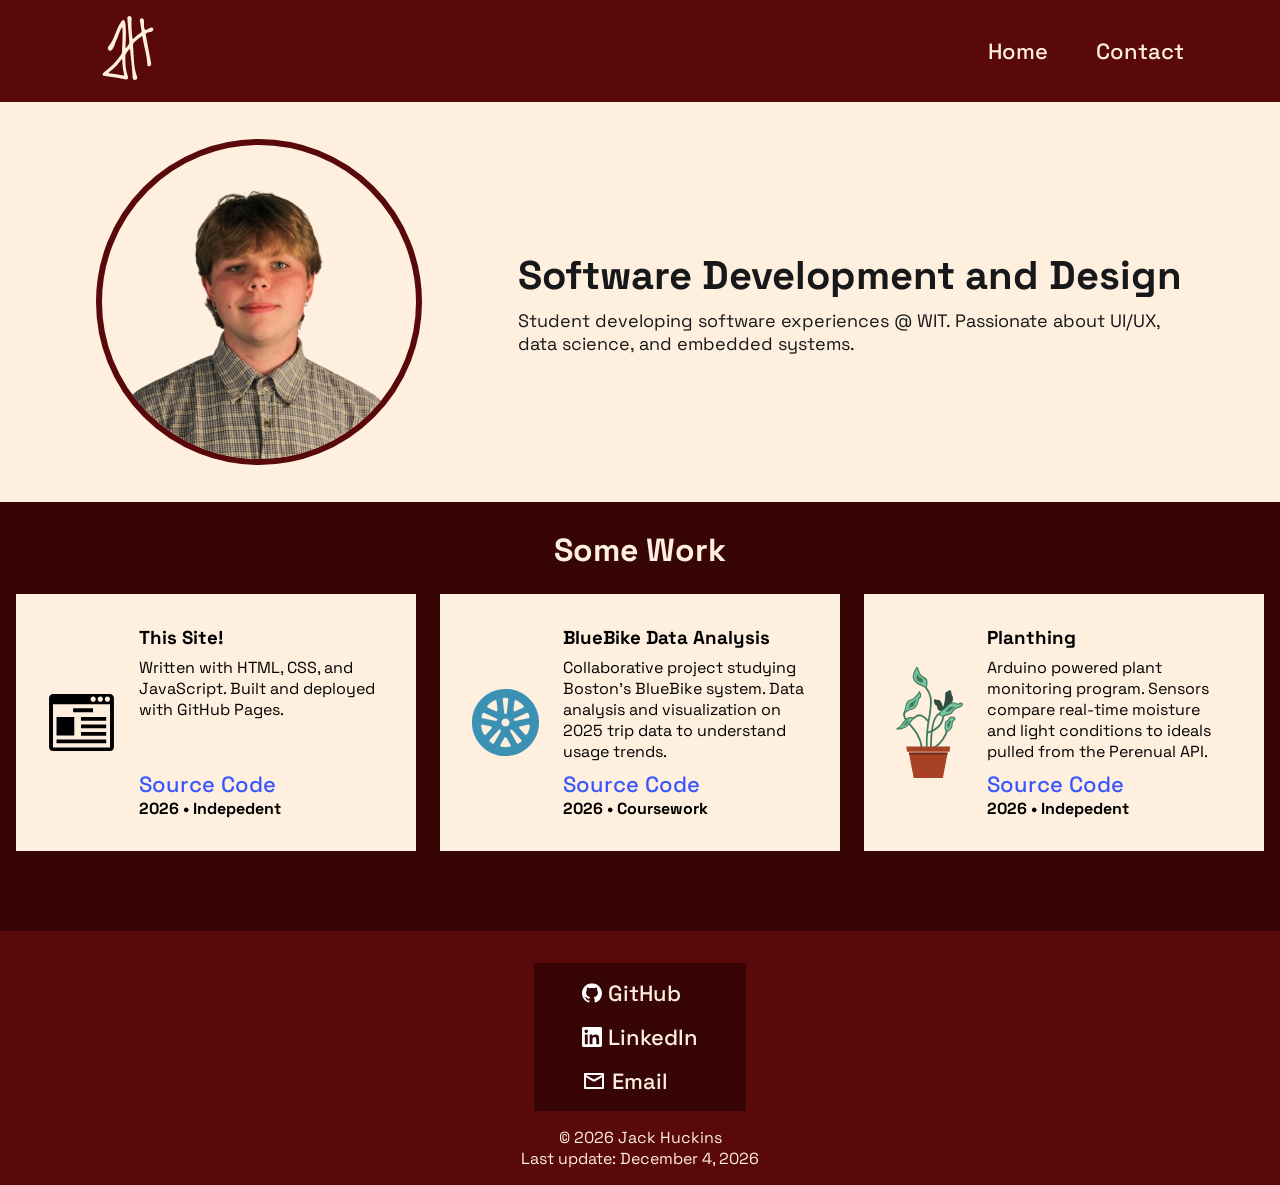
<file: index.html>
<!DOCTYPE html>
<html lang="en">
<head>
    <meta charset="UTF-8">
    <meta name="viewport" content="width=device-width, initial-scale=1.0">
    <title>Jack Huckins | Development and Design</title>
    <link rel="stylesheet" href="./css/global.css">
    <link rel="icon" type="image/svg+xml" href="./resources/scriptmonocream.svg">
    <link rel="preconnect" href="https://fonts.googleapis.com">
    <link rel="preconnect" href="https://fonts.gstatic.com" crossorigin>
    <link href="https://fonts.googleapis.com/css2?family=Space+Grotesk:wght@300..700&display=swap" rel="stylesheet">
    <script src="./js/components.js" defer></script>
</head>
<body>
    <main>
        <site-header></site-header>
        <section id = "hero-section">
            <div class = "section" id = "hero">
                <img id = "headshot" src = "./resources/headshot.png"> 
                <div class = "text"> 
                    <h1>Software Development and Design</h1>
                    <p>Student developing software experiences @ WIT. Passionate about  UI/UX, data science, and embedded systems.</p>
                </div>
            </div>
        </section>
        <section id="projects-section">
            <div class = "section" id = "projects">
                <h2 class = "text">Some Work</h2>
                <div id = "projects-list">

                </div>
            </div>
        </section>
        <site-footer></site-footer>
    </main>
    <script type="module" src="./js/loadPreview.js"></script>
</body>
</html>
</file>
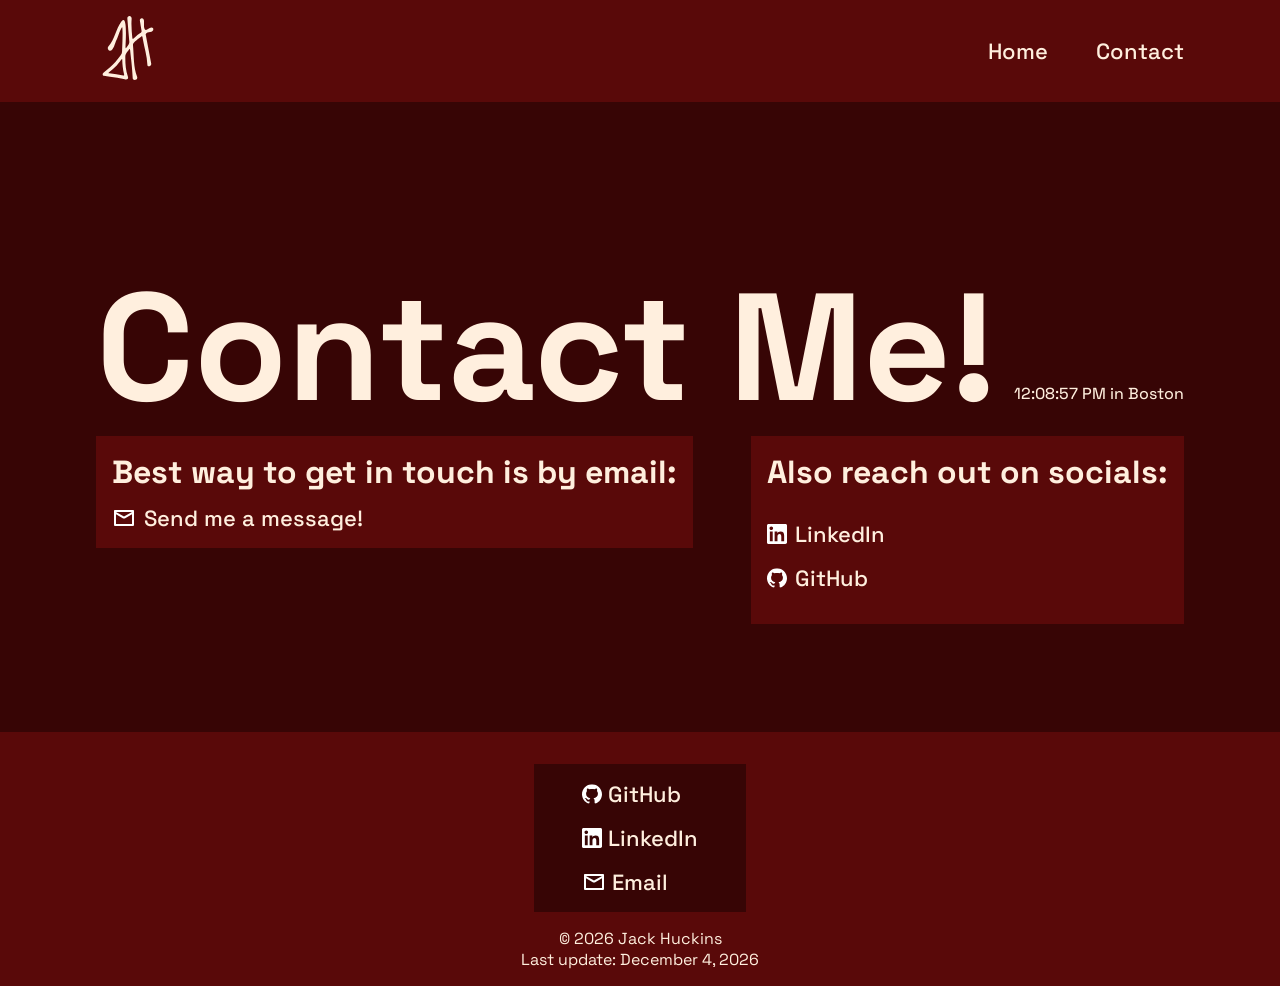
<file: contact/index.html>
<!DOCTYPE html>
<html lang="en">
<head>
    <meta charset="UTF-8">
    <meta name="viewport" content="width=device-width, initial-scale=1.0">
    <title>Jack Huckins | Contact Me!</title>
    <link rel="stylesheet" href="../css/global.css">
    <link rel="stylesheet" href="../css/contact.css">
    <link rel="preconnect" href="https://fonts.googleapis.com">
    <link rel="preconnect" href="https://fonts.gstatic.com" crossorigin>
    <link href="https://fonts.googleapis.com/css2?family=Space+Grotesk:wght@300..700&display=swap" rel="stylesheet">
    <script src="../js/components.js" defer></script>
</head>
<body>
    <site-header></site-header>
    <section>
        <div class="section" id="contact-header">
            <div class = "heading-and-clock">
                <h1 class ="text">Contact Me!</h1>
                <div id="clock" class ="text"></div>

                <script>
                    function updateClock() {
                        const now = new Date();
                        document.getElementById('clock').textContent = now.toLocaleTimeString('en-Us', {
                            timeZone: 'America/New_York',
                            timeStyle: 'medium' 
                        }) + " in Boston";
                    }
                    updateClock(); 
                    setInterval(updateClock, 1000);
                </script>
            </div>
        </div>
        <div class = "section" id="contacts">
            <div class = "contact" id="email">
                <h2 class = "text">Best way to get in touch is by email:</h2>
                <a class = "text" href = "mailto:jackdhuckins@gmail.com">
                    <img src="../resources/email.svg" width= "24px">
                    <span>Send me a message!</span>
                </a>
            </div>
            <div class = "contact" id="socials">
                <h2 class = "text">Also reach out on socials:</h2>
                <ul class = "links">
                    <a class = "text" href = "https://linkedin.com/in/jackhuckins005">
                        <img src="../resources/linkedin.svg" width= "20px">
                        <span>LinkedIn</span>
                    </a>
                    <a class = "text" href = "https://github.com/huck1ns">
                        <img src="../resources/github.svg" width= "20px">
                        <span>GitHub</span>
                    </a>
                </ul>
            </div>
        </div>
    </section>
    <site-footer></site-footer>
</body>
</html>
</file>
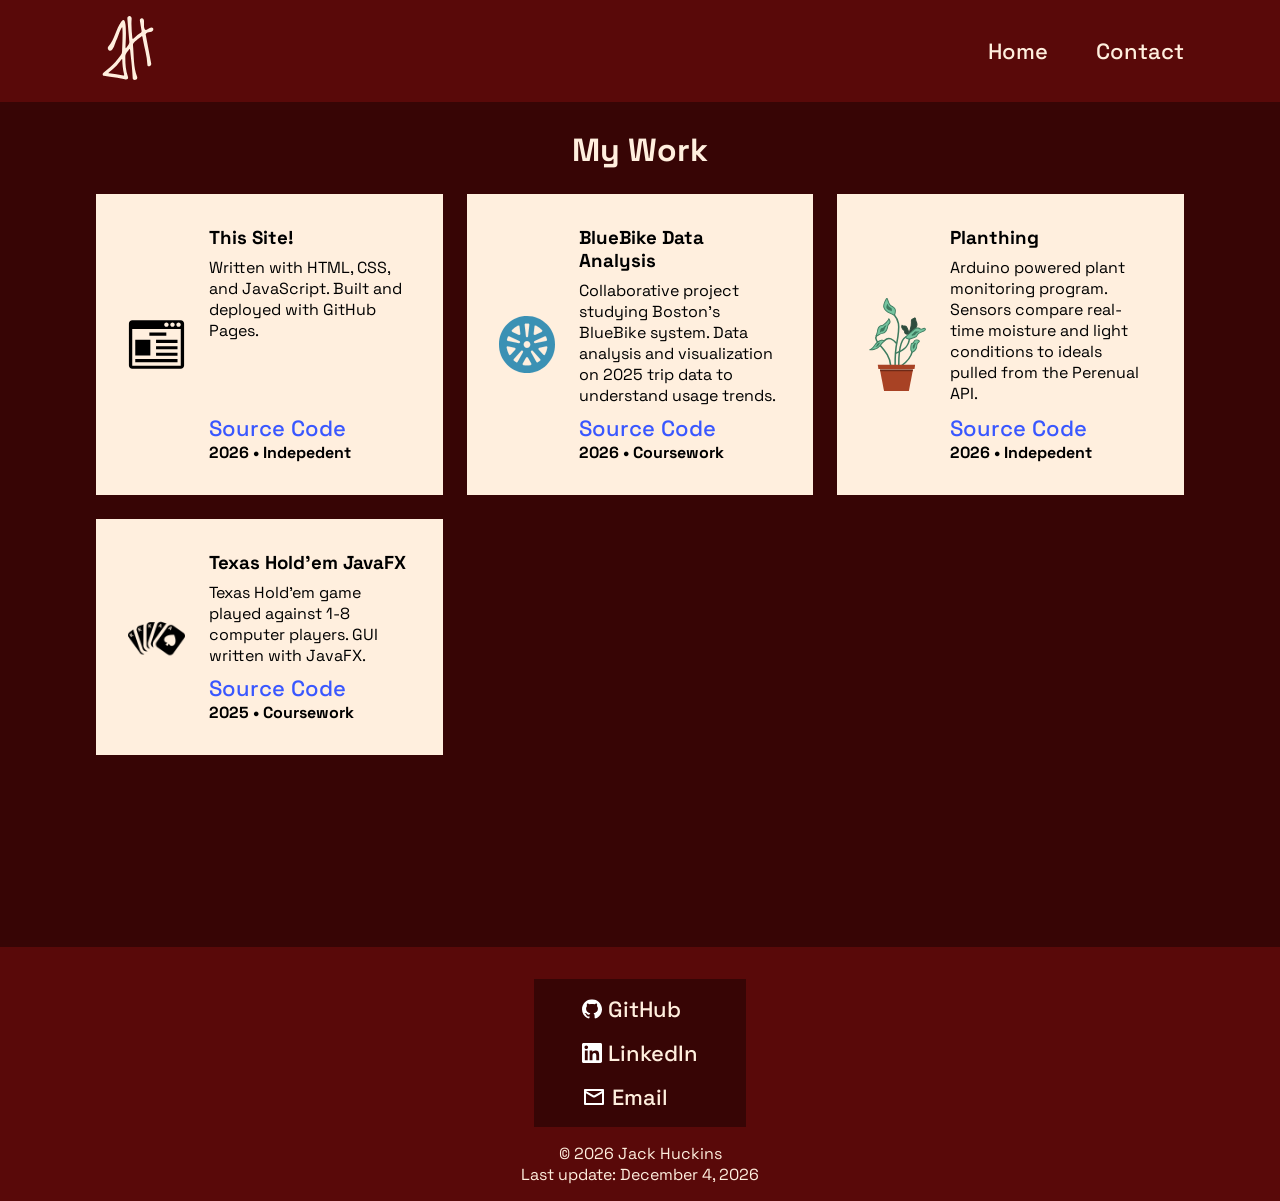
<file: projects/index.html>
<!DOCTYPE html>
<html lang="en">
<head>
    <meta charset="UTF-8">
    <meta name="viewport" content="width=device-width, initial-scale=1.0">
    <title>Jack Huckins | Projects</title>
    <link rel="stylesheet" href="../css/global.css">
    <link rel="stylesheet" href="../css/projects.css">
    <link rel="preconnect" href="https://fonts.googleapis.com">
    <link rel="preconnect" href="https://fonts.gstatic.com" crossorigin>
    <link href="https://fonts.googleapis.com/css2?family=Space+Grotesk:wght@300..700&display=swap" rel="stylesheet">
    <script src="../js/components.js" defer></script>
</head>
<body>
    <site-header></site-header>
    <section id="projects-section">
        <div class = "section" id = "projects">
            <h2 class = "text">My Work</h2>
            <div id = "projects-grid">

            </div>
        </div>
    </section>
    <site-footer></site-footer>
    <script type="module" src="../js/loadAll.js"></script>
</body>
</html>
</file>
<file: css/global.css>
* {
    box-sizing: border-box;
}

body {
    margin: 0;
    background-color: #370505;
    font-family: "Space Grotesk", sans-serif;
    font-optical-sizing: auto;
    font-style: normal;
}

main {
    display: flex;
    flex-direction: column;
}

header {
    background-color: #590909;
    width: 100%;
}

.section {
    display: flex;
    justify-content: space-between;
    align-items: center;
    width: min(100% - 2rem, 70rem);
    margin-inline: auto;
    padding: 1rem;
}

.links {
    display: flex;
    gap: clamp(1rem, 4vw, 3rem);
}

h1, h2, h3, p {
    margin: 0;
}

a {
    text-decoration: none;
    font-weight: 500;
    font-size: clamp(1rem, 2vw, 1.375rem);
    color: #3957ff;
}

.text {
    color: #FFEFDE;
}

#hero-section {
    background-color: #FFEFDE;
    width: 100%;
}

#hero {
    min-height: 400px;
    gap: clamp(2rem, 8vw, 6rem);
}

#hero .text {
    display: flex;
    color: #17181a;
    flex-direction: column;
    justify-content: center;
    gap: 8px;
}

#hero .text p {
    font-size: 18px;
}

#hero .text h1 {
    font-size: 40px;
}

#headshot {
    max-width: 30%;
    border-radius: 50%;
    border: clamp(2px, 0.5vw, 8px) solid #590909;
    flex: 0 0 100px;
    aspect-ratio: 1;
}


#projects-list {
    width: 100%;
    display: flex;
    flex-wrap: nowrap;
    gap: 1.5rem;
    overflow-x: auto;
    scroll-snap-type: x mandatory;
    -webkit-overflow-scrolling: touch;
    scrollbar-color: #590909 transparent;
    padding-bottom: 1rem;
}


#projects-section {
    width: 100%;
    min-height: 30vh;
}

#projects {
    display: flex;
    flex-direction: column;
    align-items: center;
    gap: 1.5rem;
    width: 100%;
    margin-top: .75rem;
    margin-bottom: 3rem;
}

.project-card {
    background-color: #FFEFDE;
    padding: 2rem;
    display: flex;
    gap: 1.5rem;
    width: 400px;
    min-width: 400px;
    max-width: 400px;;
    flex: 0 0 min(400px, 85%);
    position: relative;
}

.project-card img {
    width: 20%;
    flex-shrink: 0;
    aspect-ratio: 1;
    object-fit: contain;
}

.card-content {
    display: flex;
    flex-direction: column;
    justify-content: space-between;
    gap: 0.5rem;
}

.card-content #year {
    font-weight: 800;
}

#more {
    display: flex;
    align-items: center;
}

#see-more {
    font-size: 2rem;
    text-decoration: none;
    color: #17181a;
}


#see-more::after {
    content: "";
    position: absolute;
    inset: 0; 
}


.card-content .title-and-text {
    display: flex;
    flex-direction: column;
    gap: 0.5rem;
}

.card-content #tag {
    font-weight: 0;
    color: rgb(50, 47, 47);
    font-size: 14px;
}


h2 {
    width: 100%;
    text-align: center;
    font-size: 2rem;
}

footer .section {
    align-items: center;
    flex-direction: column;
}

footer {
    background-color: #590909;
}

footer .links {
    flex-direction: column;
    background-color:#370505;
    padding:1rem 3rem;
    gap: 1rem;
}

footer a {
    display: flex;
    gap: 0.4rem;
}


@media (max-width: 45rem) {
    #hero {
        flex-direction: column;
        align-items: stretch;
        justify-content: center;
        gap: 1rem;
        padding-block: 2rem;
    }

    #headshot {
        flex-basis: auto;
        width: min(100%, 12.5rem);
    }

    #hero .text h1 {
        font-size: clamp(2rem, 8vw, 2.5rem);
    }

    .project-card {
        width: 300px;
        min-width: 300px;
        max-width: 300px;;
    }

}
</file>
<file: css/contact.css>
h1 {
    font-size: 14cqw;
    margin: 5rem 0rem 0rem;
    white-space: nowrap;
    padding: 0;
    line-height: 0.75;
}

#contact-header {
    container-type: inline-size;
}

.heading-and-clock {
    display: flex;
    justify-content: space-between;
    gap: 0.25rem;
    align-items: flex-end;
    width: 100%;
    margin: 0;
}


#clock {
    font-weight: 450;

}

#contacts {
    display: flex;
    align-items:start;
    gap: 0.5rem;

}

.contact {
    display: flex;
    flex-direction: column;
    background-color: #590909;
    padding: 1rem;
    gap: 0.75rem;
    align-items: flex-start;
}

h2 {
    text-align: start;
}

#contacts a {
    display: flex;
    gap: 0.5rem;
}

#socials .links {
    display: flex;
    flex-direction: column;
    gap: 1rem;
    align-items: flex-start;
    padding: 0;
}

section {
    display: flex;
    flex-direction: column;
    min-height: 70vh;
    justify-content: center;
}

@media (max-width: 45rem) {
    .heading-and-clock {
        flex-direction: column;
        align-items: flex-start;
    }
}
</file>
<file: css/projects.css>
#projects {
    width: min(100% - 2rem, 70rem);
    min-height: 70vh;
}

#projects-grid {
    width: 100%;
    display: grid;
    gap: 1.5rem;
    grid-template-columns: repeat(auto-fit, minmax(min(100%, 280px), 1fr));
    margin-bottom: 8rem;
}

.project-card {
    width: 100%;
    min-width: 0;
    max-width: none;
}
</file>
